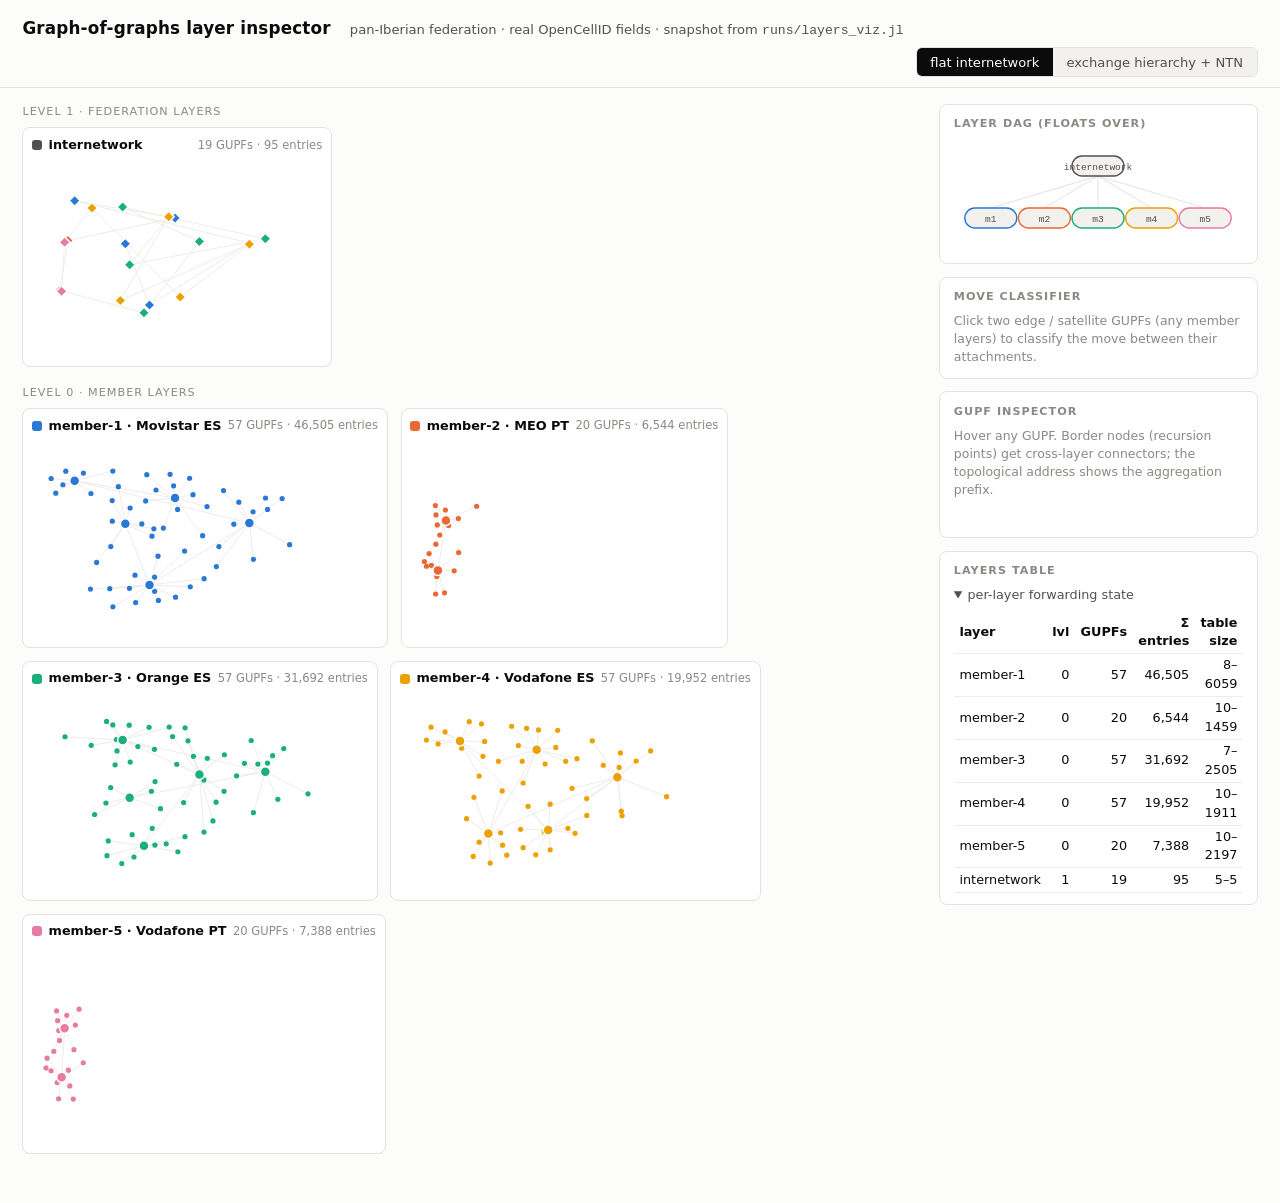
<file: viz/layers.html>
<!doctype html>
<html lang="en">
<head>
<meta charset="utf-8"/>
<meta name="viewport" content="width=device-width, initial-scale=1"/>
<title>Graph-of-Graphs Layer Inspector</title>
<style>
  :root {
    color-scheme: light;
    --surface: #fcfcfb; --surface-2: #f2f1ee; --panel: #ffffff;
    --ink: #0b0b0b; --ink-2: #52514e; --ink-3: #8a8983;
    --line: #e3e2dd; --grid: #edece8;
    --m1: #2a78d6; --m2: #eb6834; --m3: #1baf7a; --m4: #eda100; --m5: #e87ba4; --ntn: #4a3aa7;
    --fed: #52514e; --hl: #0b0b0b; --ok: #008300; --bad: #e34948;
  }
  @media (prefers-color-scheme: dark) {
    :root:where(:not([data-theme="light"])) {
      color-scheme: dark;
      --surface: #1a1a19; --surface-2: #232322; --panel: #202020;
      --ink: #ffffff; --ink-2: #c3c2b7; --ink-3: #8a8983;
      --line: #383835; --grid: #2a2a28;
      --m1: #3987e5; --m2: #d95926; --m3: #199e70; --m4: #c98500; --m5: #d55181; --ntn: #9085e9;
      --fed: #c3c2b7; --hl: #ffffff; --ok: #4caf50; --bad: #e66767;
    }
  }
  :root[data-theme="dark"] {
    color-scheme: dark;
    --surface: #1a1a19; --surface-2: #232322; --panel: #202020;
    --ink: #ffffff; --ink-2: #c3c2b7; --ink-3: #8a8983;
    --line: #383835; --grid: #2a2a28;
    --m1: #3987e5; --m2: #d95926; --m3: #199e70; --m4: #c98500; --m5: #d55181; --ntn: #9085e9;
    --fed: #c3c2b7; --hl: #ffffff; --ok: #4caf50; --bad: #e66767;
  }
  :root[data-theme="light"] {
    color-scheme: light;
    --surface: #fcfcfb; --surface-2: #f2f1ee; --panel: #ffffff;
    --ink: #0b0b0b; --ink-2: #52514e; --ink-3: #8a8983;
    --line: #e3e2dd; --grid: #edece8;
    --m1: #2a78d6; --m2: #eb6834; --m3: #1baf7a; --m4: #eda100; --m5: #e87ba4; --ntn: #4a3aa7;
    --fed: #52514e; --hl: #0b0b0b; --ok: #008300; --bad: #e34948;
  }
  * { box-sizing: border-box; }
  body { margin: 0; background: var(--surface); color: var(--ink);
    font: 14px/1.45 ui-sans-serif, system-ui, sans-serif; }
  code, .mono { font-family: ui-monospace, SFMono-Regular, Menlo, Consolas, monospace; }
  header { display: flex; flex-wrap: wrap; align-items: baseline; gap: 0.4rem 1.2rem;
    padding: 1rem 1.4rem 0.6rem; border-bottom: 1px solid var(--line); }
  header h1 { font-size: 1.05rem; margin: 0; letter-spacing: 0.01em; }
  header .sub { color: var(--ink-2); font-size: 0.82rem; }
  .toggle { margin-left: auto; display: flex; border: 1px solid var(--line); border-radius: 6px; overflow: hidden; }
  .toggle button { border: 0; background: var(--surface-2); color: var(--ink-2);
    padding: 0.3rem 0.85rem; font: inherit; font-size: 0.82rem; cursor: pointer; }
  .toggle button.on { background: var(--ink); color: var(--surface); }
  .toggle button:focus-visible { outline: 2px solid var(--m1); outline-offset: -2px; }
  .wrap { display: flex; gap: 1rem; padding: 1rem 1.4rem 2rem; align-items: flex-start; }
  #stack { flex: 1 1 auto; min-width: 0; position: relative; }
  .level-row { display: flex; flex-wrap: wrap; gap: 0.8rem; margin-bottom: 1.1rem; }
  .level-tag { flex-basis: 100%; font-size: 0.7rem; letter-spacing: 0.09em;
    text-transform: uppercase; color: var(--ink-3); margin-bottom: -0.35rem; }
  .panel { background: var(--panel); border: 1px solid var(--line); border-radius: 8px;
    padding: 0.45rem 0.55rem 0.3rem; }
  .panel h3 { margin: 0 0 0.15rem; font-size: 0.8rem; font-weight: 600;
    display: flex; align-items: center; gap: 0.4rem; }
  .panel h3 .swatch { width: 10px; height: 10px; border-radius: 3px; display: inline-block; }
  .panel h3 .meta { color: var(--ink-3); font-weight: 400; font-size: 0.72rem; margin-left: auto; }
  .panel svg { display: block; }
  .panel.sel { border-color: var(--hl); }
  #connector-overlay { position: absolute; inset: 0; pointer-events: none; z-index: 5; }
  aside { flex: 0 0 300px; display: flex; flex-direction: column; gap: 0.8rem;
    position: sticky; top: 0.8rem; }
  .card { background: var(--panel); border: 1px solid var(--line); border-radius: 8px;
    padding: 0.7rem 0.85rem; }
  .card h2 { margin: 0 0 0.45rem; font-size: 0.7rem; letter-spacing: 0.09em;
    text-transform: uppercase; color: var(--ink-3); font-weight: 600; }
  .kv { display: grid; grid-template-columns: auto 1fr; gap: 0.1rem 0.8rem; font-size: 0.82rem; }
  .kv dt { color: var(--ink-2); }
  .kv dd { margin: 0; text-align: right; font-variant-numeric: tabular-nums; overflow-wrap: anywhere; }
  .hint { color: var(--ink-3); font-size: 0.78rem; }
  table.sigma { border-collapse: collapse; width: 100%; font-size: 0.8rem; }
  table.sigma th, table.sigma td { text-align: right; padding: 0.18rem 0.3rem;
    border-bottom: 1px solid var(--grid); font-variant-numeric: tabular-nums; }
  table.sigma th { color: var(--ink-3); font-weight: 500; font-size: 0.72rem; }
  table.sigma td:first-child, table.sigma th:first-child { text-align: left; }
  .adv { color: var(--ok); font-weight: 600; }
  .pfx { color: var(--ink-3); } .pfx b { color: var(--m1); font-weight: 700; }
  #dag svg { display: block; margin: 0 auto; }
  details.tbl { font-size: 0.8rem; }
  details.tbl summary { cursor: pointer; color: var(--ink-2); }
  details.tbl table { border-collapse: collapse; width: 100%; margin-top: 0.4rem; }
  details.tbl th, details.tbl td { padding: 0.15rem 0.35rem; border-bottom: 1px solid var(--grid);
    text-align: right; font-variant-numeric: tabular-nums; }
  details.tbl th:first-child, details.tbl td:first-child { text-align: left; }
  #tooltip { position: fixed; z-index: 10; pointer-events: none; display: none;
    background: var(--ink); color: var(--surface); font-size: 0.75rem; line-height: 1.4;
    padding: 0.35rem 0.55rem; border-radius: 6px; max-width: 260px; }
  #err { margin: 1rem 1.4rem; padding: 0.8rem 1rem; border: 1px solid var(--bad);
    border-radius: 8px; color: var(--bad); font-size: 0.85rem; display: none; }
  @media (prefers-reduced-motion: no-preference) {
    .panel { transition: border-color 120ms ease; }
  }
  @media (max-width: 900px) {
    .wrap { flex-direction: column; }
    aside { position: static; flex-basis: auto; width: 100%; }
  }
</style>
</head>
<body>
<header>
  <h1>Graph-of-graphs layer inspector</h1>
  <span class="sub">pan-Iberian federation · real OpenCellID fields · snapshot from <code>runs/layers_viz.jl</code></span>
  <div class="toggle" role="group" aria-label="dataset">
    <button id="btn-flat" class="on">flat internetwork</button>
    <button id="btn-hier">exchange hierarchy + NTN</button>
  </div>
</header>

<div id="err"></div>

<div class="wrap">
  <div id="stack"><svg id="connector-overlay"></svg></div>
  <aside>
    <div class="card" id="dag"><h2>Layer DAG (floats over)</h2></div>
    <div class="card">
      <h2>Move classifier</h2>
      <div class="hint" id="clf-hint">Click two edge / satellite GUPFs (any member layers) to classify the move between their attachments.</div>
      <div id="clf-result"></div>
    </div>
    <div class="card">
      <h2>GUPF inspector</h2>
      <div class="hint" id="insp-hint">Hover any GUPF. Border nodes (recursion points) get cross-layer connectors; the topological address shows the aggregation prefix.</div>
      <dl class="kv" id="insp"></dl>
    </div>
    <div class="card">
      <h2>Layers table</h2>
      <details class="tbl" open><summary>per-layer forwarding state</summary>
        <table id="layers-table"></table>
      </details>
    </div>
  </aside>
</div>
<div id="tooltip"></div>

<script>
let DATASETS = {};
let current = "flat";
let selA = null, selB = null;
const $ = (s) => document.querySelector(s);

const MEMBER_LABELS = {
  "member-1": "Movistar ES", "member-2": "MEO PT", "member-3": "Orange ES",
  "member-4": "Vodafone ES", "member-5": "Vodafone PT", "ntn-starlink": "Starlink (NTN)",
};
const MEMBER_COLORS = {
  "member-1": "var(--m1)", "member-2": "var(--m2)", "member-3": "var(--m3)",
  "member-4": "var(--m4)", "member-5": "var(--m5)", "ntn-starlink": "var(--ntn)",
};
const SIGMA = {
  intra:    { g5: 600,  rupa: 200, label: "intra-domain (Xn class)" },
  inter:    { g5: 1150, rupa: 200, label: "inter-domain (N2 class)" },
  crossing: { g5: 3250, g5ideal: 1300, rupa: 450, label: "member crossing" },
};

function colorOf(layer) { return layer.level === 0 ? (MEMBER_COLORS[layer.name] || "var(--fed)") : "var(--fed)"; }
function nodeBaseColor(data, nodeId) {
  for (const l of data.layers)
    if (l.level === 0 && l.gupfs.some(g => g.node_id === nodeId))
      return MEMBER_COLORS[l.name] || "var(--fed)";
  return "var(--fed)";
}
function layersAtNode(data, nodeId) { return data.layers.filter(l => l.gupfs.some(g => g.node_id === nodeId)); }
function parentsMap(data) {
  const p = {}; for (const l of data.layers) p[l.id] = [];
  for (const [up, lows] of Object.entries(data.floats_over)) for (const lo of lows) p[lo].push(Number(up));
  return p;
}
// Mirrors Simulation.classify_move (Layers.jl), recomputed from the exported DAG.
function classify(data, a, b) {
  if (a.layerId === b.layerId)
    return { cls: a.nodeId === b.nodeId ? "intra" : "inter", climb: 0, common: a.layerId };
  const par = parentsMap(data);
  let ra = new Set([a.layerId]), rb = new Set([b.layerId]);
  let fa = [a.layerId], fb = [b.layerId];
  for (let k = 1; k <= data.layers.length; k++) {
    fa = fa.flatMap(l => par[l] || []); fb = fb.flatMap(l => par[l] || []);
    fa.forEach(l => ra.add(l)); fb.forEach(l => rb.add(l));
    const common = [...ra].filter(x => rb.has(x));
    if (common.length) return { cls: "crossing", climb: k, common: Math.min(...common) };
  }
  return { cls: "disconnected", climb: -1, common: null };
}
const gupfAt = (layer, nodeId) => layer.gupfs.find(g => g.node_id === nodeId);
function sharedPrefixLen(a, b) { let n = 0; for (let i = 0; i < Math.min(a.length, b.length); i++) { if (a[i] === b[i]) n++; else break; } return n; }

const PW = 290, PH = 205, PAD = 14;
function projection(data) {
  const pts = data.layers.flatMap(l => l.gupfs).filter(g => g.lat || g.lon);
  const lats = pts.map(p => p.lat), lons = pts.map(p => p.lon);
  const la0 = Math.min(...lats), la1 = Math.max(...lats), lo0 = Math.min(...lons), lo1 = Math.max(...lons);
  const k = Math.min((PW - 2*PAD) / (lo1 - lo0 || 1), (PH - 2*PAD) / (la1 - la0 || 1));
  return (g) => [
    PAD + (g.lon - lo0) * k + (PW - 2*PAD - (lo1 - lo0) * k) / 2,
    PH - PAD - (g.lat - la0) * k - (PH - 2*PAD - (la1 - la0) * k) / 2,
  ];
}
function markFor(g, xy, color) {
  const [x, y] = xy;
  if (g.kind === "psa") return `<circle cx="${x}" cy="${y}" r="5" fill="${color}" stroke="var(--panel)" stroke-width="1.5"/>`;
  if (g.kind === "border") { const d = 5.5;
    return `<path d="M ${x} ${y-d} L ${x+d} ${y} L ${x} ${y+d} L ${x-d} ${y} Z" fill="${color}" stroke="var(--panel)" stroke-width="1.5"/>`; }
  if (g.kind === "member") return `<circle cx="${x}" cy="${y}" r="4" fill="none" stroke="${color}" stroke-width="2"/>`;
  return `<circle cx="${x}" cy="${y}" r="2.6" fill="${color}"/>`;
}

function render() {
  const data = DATASETS[current];
  selA = selB = null; $("#clf-result").innerHTML = ""; $("#clf-hint").style.display = "";
  const proj = projection(data);
  const stack = $("#stack");
  stack.querySelectorAll(".level-row").forEach(e => e.remove());
  const levels = [...new Set(data.layers.map(l => l.level))].sort((a, b) => b - a);
  for (const lv of levels) {
    const row = document.createElement("div");
    row.className = "level-row";
    row.innerHTML = `<div class="level-tag">level ${lv}${lv === 0 ? " · member layers" : " · federation layers"}</div>`;
    for (const layer of data.layers.filter(l => l.level === lv)) {
      const color = colorOf(layer);
      const label = MEMBER_LABELS[layer.name] ? `${layer.name} · ${MEMBER_LABELS[layer.name]}` : layer.name;
      const entries = layer.gupfs.reduce((s, g) => s + g.table_size, 0);
      let svg = "";
      for (const [a, b] of layer.edges) {
        const [x1, y1] = proj(layer.gupfs[a - 1]), [x2, y2] = proj(layer.gupfs[b - 1]);
        svg += `<line x1="${x1}" y1="${y1}" x2="${x2}" y2="${y2}" stroke="var(--grid)" stroke-width="1"/>`;
      }
      layer.gupfs.forEach((g, i) => {
        const c = layer.level > 0 ? nodeBaseColor(data, g.node_id) : color;
        svg += `<g class="gupf" data-layer="${layer.id}" data-idx="${i}" style="cursor:pointer">
                  ${markFor(g, proj(g), c)}
                  <circle cx="${proj(g)[0]}" cy="${proj(g)[1]}" r="9" fill="transparent"/></g>`;
      });
      const div = document.createElement("div");
      div.className = "panel"; div.dataset.layer = layer.id;
      div.innerHTML = `<h3><span class="swatch" style="background:${layer.level === 0 ? color : "var(--fed)"}"></span>
          ${label}<span class="meta">${layer.gupfs.length} GUPFs · ${entries.toLocaleString()} entries</span></h3>
        <svg width="${PW}" height="${PH}" viewBox="0 0 ${PW} ${PH}" role="img" aria-label="${label}">${svg}</svg>`;
      row.appendChild(div);
    }
    stack.appendChild(row);
  }
  renderDag(data); renderTable(data); wireEvents(data);
}

function renderDag(data, highlight = null) {
  const byLevel = {};
  for (const l of data.layers) (byLevel[l.level] ??= []).push(l);
  const levels = Object.keys(byLevel).map(Number).sort((a, b) => b - a);
  const W = 268, RH = 52, H = levels.length * RH + 8, pos = {};
  let svg = "";
  levels.forEach((lv, r) => { const ls = byLevel[lv], w = W / ls.length;
    ls.forEach((l, i) => { pos[l.id] = [w * i + w / 2, r * RH + 26]; }); });
  for (const [up, lows] of Object.entries(data.floats_over)) for (const lo of lows) {
    const [x1, y1] = pos[up], [x2, y2] = pos[lo];
    const hot = highlight && highlight.edges.some(([a, b]) => (a == up && b == lo));
    svg += `<line x1="${x1}" y1="${y1+10}" x2="${x2}" y2="${y2-10}" stroke="${hot ? "var(--hl)" : "var(--line)"}" stroke-width="${hot ? 2 : 1}"/>`;
  }
  for (const l of data.layers) {
    const [x, y] = pos[l.id], hot = highlight && highlight.layers.includes(l.id);
    const c = l.level === 0 ? (MEMBER_COLORS[l.name] || "var(--fed)") : "var(--fed)";
    const short = l.name.replace("member-", "m").replace("exchange-", "ex-").replace("ntn-starlink", "ntn");
    svg += `<g><rect x="${x-26}" y="${y-10}" width="52" height="20" rx="10" fill="${hot ? "var(--hl)" : "var(--surface-2)"}" stroke="${c}" stroke-width="1.4"/>
      <text x="${x}" y="${y+3.5}" text-anchor="middle" font-size="9.5" fill="${hot ? "var(--surface)" : "var(--ink-2)"}" font-family="ui-monospace,monospace">${short}</text>
      <title>${l.name}</title></g>`;
  }
  $("#dag").innerHTML = `<h2>Layer DAG (floats over)</h2><svg width="${W}" height="${H}" viewBox="0 0 ${W} ${H}">${svg}</svg>`;
}

function renderTable(data) {
  const rows = data.layers.map(l => {
    const sizes = l.gupfs.map(g => g.table_size);
    return `<tr><td>${l.name}</td><td>${l.level}</td><td>${l.gupfs.length}</td>
      <td>${sizes.reduce((a, b) => a + b, 0).toLocaleString()}</td>
      <td>${Math.min(...sizes)}–${Math.max(...sizes)}</td></tr>`;
  }).join("");
  $("#layers-table").innerHTML =
    `<tr><th>layer</th><th>lvl</th><th>GUPFs</th><th>Σ entries</th><th>table size</th></tr>${rows}`;
}

function wireEvents(data) {
  const tip = $("#tooltip"), overlay = $("#connector-overlay");
  document.querySelectorAll(".gupf").forEach(el => {
    const layer = data.layers.find(l => l.id == el.dataset.layer);
    const g = layer.gupfs[el.dataset.idx];
    el.addEventListener("mousemove", (ev) => {
      tip.style.display = "block";
      tip.style.left = (ev.clientX + 14) + "px"; tip.style.top = (ev.clientY + 10) + "px";
      const hosts = layersAtNode(data, g.node_id).map(l => l.name).join(", ");
      tip.innerHTML = `<b>${layer.name}</b> · ${g.kind}<br>
        addr <span class="mono">${g.topo_str}</span><br>
        table: ${g.table_size.toLocaleString()} entries<br>
        hosted with: ${hosts}`;
      drawConnectors(data, g.node_id); renderInspector(data, layer, g);
    });
    el.addEventListener("mouseleave", () => { tip.style.display = "none"; overlay.innerHTML = ""; });
    el.addEventListener("click", () => {
      if (!(g.kind === "edge" || g.kind === "member")) return;
      const pick = { layerId: layer.id, nodeId: g.node_id, name: layer.name };
      if (!selA || (selA && selB)) { selA = pick; selB = null; } else selB = pick;
      renderClassifier(data);
    });
  });
}

function drawConnectors(data, nodeId) {
  const overlay = $("#connector-overlay"), stackBox = $("#stack").getBoundingClientRect();
  overlay.setAttribute("width", stackBox.width); overlay.setAttribute("height", stackBox.height);
  overlay.style.width = stackBox.width + "px"; overlay.style.height = stackBox.height + "px";
  const pts = [];
  document.querySelectorAll(".gupf").forEach(el => {
    const layer = data.layers.find(l => l.id == el.dataset.layer);
    const g = layer.gupfs[el.dataset.idx];
    if (g.node_id !== nodeId) return;
    const r = el.getBoundingClientRect();
    pts.push([r.x + r.width / 2 - stackBox.x, r.y + r.height / 2 - stackBox.y]);
  });
  if (pts.length < 2) { overlay.innerHTML = ""; return; }
  pts.sort((a, b) => a[1] - b[1]);
  let svg = "";
  for (let i = 1; i < pts.length; i++)
    svg += `<line x1="${pts[i-1][0]}" y1="${pts[i-1][1]}" x2="${pts[i][0]}" y2="${pts[i][1]}" stroke="var(--hl)" stroke-width="1.5" stroke-dasharray="4 3"/>`;
  for (const [x, y] of pts) svg += `<circle cx="${x}" cy="${y}" r="7" fill="none" stroke="var(--hl)" stroke-width="1.5"/>`;
  overlay.innerHTML = svg;
}

function renderInspector(data, layer, g) {
  $("#insp-hint").style.display = "none";
  const hosts = layersAtNode(data, g.node_id);
  $("#insp").innerHTML = `
    <dt>layer</dt><dd>${layer.name}</dd>
    <dt>kind</dt><dd>${g.kind}</dd>
    <dt>physical node</dt><dd>${g.node_id}</dd>
    <dt>topo address</dt><dd class="mono">${g.topo_str}</dd>
    <dt>table entries</dt><dd>${g.table_size.toLocaleString()}</dd>
    <dt>GUPF instances at node</dt><dd>${hosts.length}</dd>`;
}

// Render an address with its shared prefix (vs a reference) bolded — the climb made visible.
function prefixMarkup(addr, ref) {
  const n = sharedPrefixLen(addr, ref);
  const head = addr.slice(0, n).join("."), tail = addr.slice(n).join(".");
  return `<span class="pfx"><b>${head}</b>${head && tail ? "." : ""}${tail}</span>`;
}

function renderClassifier(data) {
  const el = $("#clf-result");
  document.querySelectorAll(".panel").forEach(p => p.classList.remove("sel"));
  if (!selA) { el.innerHTML = ""; return; }
  if (!selB) {
    $("#clf-hint").style.display = "none";
    el.innerHTML = `<p class="hint">A = ${selA.name} / node ${selA.nodeId}. Pick B.</p>`;
    document.querySelector(`.panel[data-layer="${selA.layerId}"]`)?.classList.add("sel");
    return;
  }
  const r = classify(data, { layerId: selA.layerId, nodeId: selA.nodeId },
                            { layerId: selB.layerId, nodeId: selB.nodeId });
  const commonName = r.common ? data.layers.find(l => l.id === r.common).name : "—";
  const par = parentsMap(data);
  const pathLayers = new Set([selA.layerId, selB.layerId]), pathEdges = [];
  for (const start of [selA.layerId, selB.layerId]) {
    let frontier = [start];
    for (let k = 0; k < (r.climb ?? 0); k++) {
      const next = [];
      for (const l of frontier) for (const p of (par[l] || [])) { pathEdges.push([p, l]); next.push(p); pathLayers.add(p); }
      frontier = next;
    }
  }
  renderDag(data, { layers: [...pathLayers], edges: pathEdges });
  [selA.layerId, selB.layerId, r.common].forEach(id => document.querySelector(`.panel[data-layer="${id}"]`)?.classList.add("sel"));

  const la = data.layers.find(l => l.id === selA.layerId), lb = data.layers.find(l => l.id === selB.layerId);
  const ga = gupfAt(la, selA.nodeId), gb = gupfAt(lb, selB.nodeId);
  const s = SIGMA[r.cls];
  const sig = r.cls === "disconnected"
    ? `<p class="hint" style="color:var(--bad)">No common federation layer — members are not federated. (The ArgumentError case in Layers.jl.)</p>`
    : `<table class="sigma">
        <tr><th>σ per event</th><th>5G</th><th>6G-RUPA</th><th>adv</th></tr>
        <tr><td>${s.label}</td><td>${s.g5.toLocaleString()} B${r.cls === "crossing" ? " <span class='hint'>(re-est.)</span>" : ""}</td>
            <td>${s.rupa} B</td><td class="adv">${Math.round((1 - s.rupa / s.g5) * 100)}%</td></tr>
        ${r.cls === "crossing" ? `<tr><td class="hint">ideal-HO sensitivity</td><td>${s.g5ideal.toLocaleString()} B</td><td>${s.rupa} B</td><td class="adv">${Math.round((1 - s.rupa / s.g5ideal) * 100)}%</td></tr>` : ""}
       </table>`;
  el.innerHTML = `
    <dl class="kv">
      <dt>A addr</dt><dd class="mono">${prefixMarkup(ga.topo, gb.topo)}</dd>
      <dt>B addr</dt><dd class="mono">${prefixMarkup(gb.topo, ga.topo)}</dd>
      <dt>class</dt><dd><b>${r.cls}</b></dd>
      <dt>climb</dt><dd>${r.climb}</dd>
      <dt>common layer</dt><dd>${commonName}</dd>
    </dl>
    <p class="hint">Bold = shared address prefix (the aggregate both share). Climb = how far above the members that prefix ends.</p>
    ${sig}
    ${r.cls === "crossing" ? `<p class="hint">5G re-establish breaks the session; RUPA renumber keeps flows alive (0 breaks). σ_RUPA is flat in climb depth by design.</p>` : ""}`;
}

$("#btn-flat").addEventListener("click", () => { current = "flat"; setToggle(); render(); });
$("#btn-hier").addEventListener("click", () => { current = "hier"; setToggle(); render(); });
function setToggle() { $("#btn-flat").classList.toggle("on", current === "flat"); $("#btn-hier").classList.toggle("on", current === "hier"); }

async function boot() {
  try {
    const [flat, hier] = await Promise.all([
      fetch("./data/layers_flat.json").then(r => { if (!r.ok) throw new Error("HTTP " + r.status); return r.json(); }),
      fetch("./data/layers_hierarchy.json").then(r => { if (!r.ok) throw new Error("HTTP " + r.status); return r.json(); }),
    ]);
    DATASETS = { flat, hier };
    render();
  } catch (e) {
    $("#err").style.display = "block";
    $("#err").innerHTML = `Could not load <code>data/layers_*.json</code> (${e.message}). ` +
      `Browsers block <code>fetch</code> over <code>file://</code> — serve the folder over HTTP: ` +
      `run <code>python3 -m http.server</code> from the repo root, then open <code>/viz/layers.html</code>. ` +
      `Regenerate the data with <code>julia --project runs/layers_viz.jl</code>.`;
  }
}
boot();
</script>
</body>
</html>
</file>
